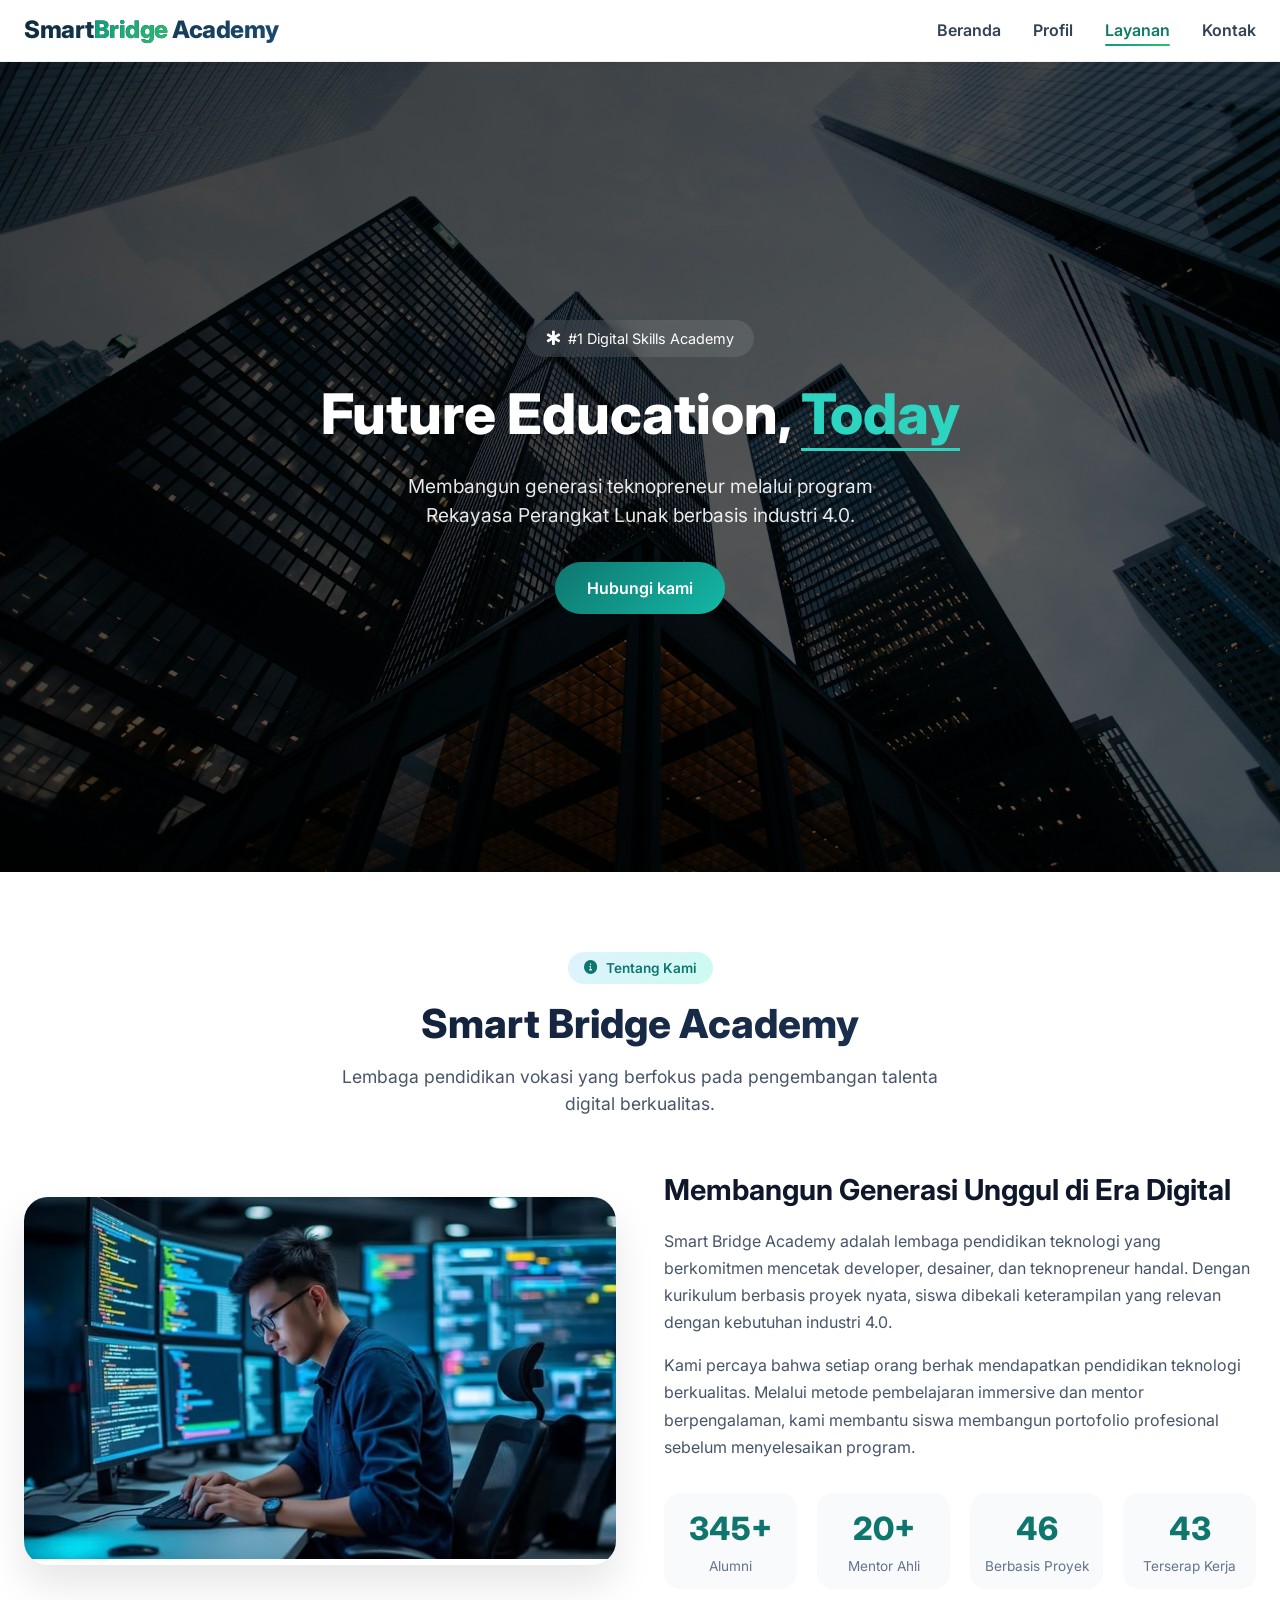
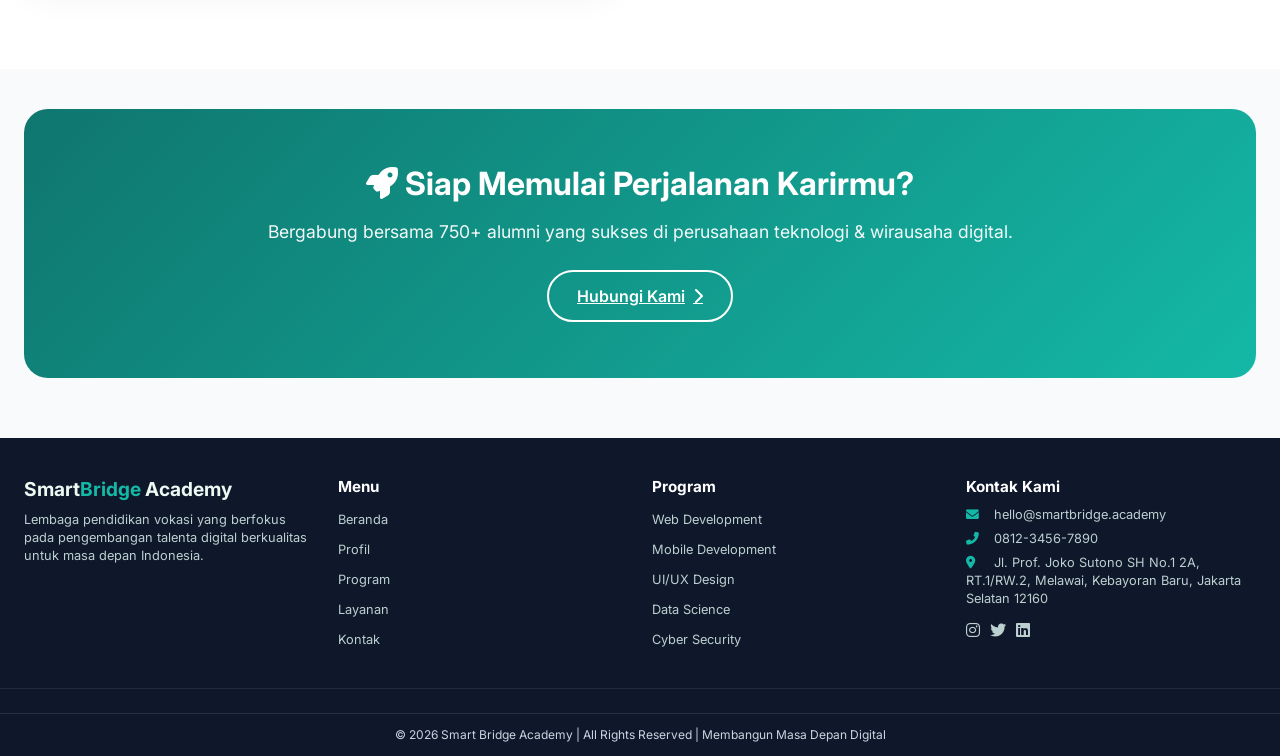
<file: index.html>
<!DOCTYPE html>
<html lang="id">
<head>
    <meta charset="UTF-8">
    <meta name="viewport" content="width=device-width, initial-scale=1.0">
    <title>Smart Bridge Academy | Membangun Masa Depan Digital</title>
    <link href="https://fonts.googleapis.com/css2?family=Inter:opsz,wght@14..32,300;400;500;600;700;800&display=swap" rel="stylesheet">
    <link rel="stylesheet" href="https://cdnjs.cloudflare.com/ajax/libs/font-awesome/6.0.0-beta3/css/all.min.css">
    <link rel="stylesheet" href="assets/css/style.css">
</head>
<body>

<!-- Navbar (sama seperti sebelumnya) -->
<header class="navbar">
    <div class="container nav-container">
        <div class="logo">
           
            <h2>Smart<span>Bridge</span> Academy</h2>
        </div>
        <nav>
           <ul class="nav-links">
        <li><a href="index.html">Beranda</a></li>
        <li><a href="profil.html">Profil</a></li>
        <li><a href="layanan.html" class="active">Layanan</a></li>
        <li><a href="kontak.html">Kontak</a></li>
      </ul>
        </nav>
        <div class="menu-toggle"><i class="fas fa-bars"></i></div>
    </div>
</header>

<main>
    <!-- Hero Section -->
    <section class="hero" id="home">
        <div class="hero-bg-image"></div>
        <div class="hero-overlay"></div>
        <div class="container hero-content">
            <div class="hero-badge"><i class="fas fa-star-of-life"></i> #1 Digital Skills Academy</div>
            <h1 class="hero-title">Future Education, <span class="hero-highlight">Today</span></h1>
            <p class="hero-subtitle">Membangun generasi teknopreneur melalui program Rekayasa Perangkat Lunak berbasis industri 4.0.</p>
            <div class="hero-buttons">
                <a href="kontak.html" class="btn-primary"></i> Hubungi kami</a>
            </div>
        </div>
    </section>

    <!-- ========== TENTANG SECTION dengan Gambar Web Developer ========== -->
    <section class="tentang-section">
        <div class="container">
            <div class="section-header">
                <div class="section-tag"><i class="fas fa-info-circle"></i> Tentang Kami</div>
                <h2 class="section-title">Smart Bridge Academy</h2>
                <p class="section-sub">Lembaga pendidikan vokasi yang berfokus pada pengembangan talenta digital berkualitas.</p>
            </div>  
            
            <div class="tentang-grid">
                <div class="tentang-img">
                    <img src="assets/images/profil-3.jpg" alt="Web Developer sedang coding di laptop">
                </div>
                <div class="tentang-text">
                    <h3>Membangun Generasi Unggul di Era Digital</h3>
                    <p>Smart Bridge Academy adalah lembaga pendidikan teknologi yang berkomitmen mencetak developer, desainer, dan teknopreneur handal. Dengan kurikulum berbasis proyek nyata, siswa dibekali keterampilan yang relevan dengan kebutuhan industri 4.0.</p>
                    <p>Kami percaya bahwa setiap orang berhak mendapatkan pendidikan teknologi berkualitas. Melalui metode pembelajaran immersive dan mentor berpengalaman, kami membantu siswa membangun portofolio profesional sebelum menyelesaikan program.</p>
                    <div class="tentang-stats">
                        <div class="stat-item">
                            <span class="stat-number">750+</span>
                            <span class="stat-label">Alumni</span>
                        </div>
                        <div class="stat-item">
                            <span class="stat-number">45+</span>
                            <span class="stat-label">Mentor Ahli</span>
                        </div>
                        <div class="stat-item">
                            <span class="stat-number">100%</span>
                            <span class="stat-label">Berbasis Proyek</span>
                        </div>
                        <div class="stat-item">
                            <span class="stat-number">95%</span>
                            <span class="stat-label">Terserap Kerja</span>
                        </div>
                    </div>
                </div>
            </div>
        </div>
    </section>
    <!-- ========== CTA BANNER ========== -->
    <div class="container">
        <div class="cta-banner">
            <h3><i class="fas fa-rocket"></i> Siap Memulai Perjalanan Karirmu?</h3>
            <p>Bergabung bersama 750+ alumni yang sukses di perusahaan teknologi & wirausaha digital.</p>
            <a href="kontak.html" class="btn-outline-light">Hubungi Kami <i class="fas fa-chevron-right"></i></a>
        </div>
    </div>
</main>

<!-- ========== FOOTER ========== -->
<footer class="footer">
    <div class="container footer-content">
        <div class="footer-box">
            <h2>Smart<span>Bridge</span> Academy</h2>
            <p>Lembaga pendidikan vokasi yang berfokus pada pengembangan talenta digital berkualitas untuk masa depan Indonesia.</p>
        </div>
        <div class="footer-box">
            <h3>Menu</h3>
            <ul>
                <li><a href="#home">Beranda</a></li>
                <li><a href="profil.html">Profil</a></li>
                <li><a href="program.html">Program</a></li>
                <li><a href="layanan.html">Layanan</a></li>
                <li><a href="kontak.html">Kontak</a></li>
            </ul>
        </div>
        <div class="footer-box">
            <h3>Program</h3>
            <ul>
                <li><a href="program.html">Web Development</a></li>
                <li><a href="program.html">Mobile Development</a></li>
                <li><a href="program.html">UI/UX Design</a></li>
                <li><a href="program.html">Data Science</a></li>
                <li><a href="program.html">Cyber Security</a></li>
            </ul>
        </div>
        <div class="footer-box">
            <h3>Kontak Kami</h3>
            <p><i class="fas fa-envelope"></i> hello@smartbridge.academy</p>
            <p><i class="fas fa-phone-alt"></i> 0812-3456-7890</p>
            <p><i class="fas fa-map-marker-alt"></i> Jl. Prof. Joko Sutono SH No.1 2A, RT.1/RW.2, Melawai, Kebayoran Baru, Jakarta Selatan 12160</p>
            <div class="footer-social">
                <a href="#"><i class="fab fa-instagram"></i></a>
                <a href="#"><i class="fab fa-twitter"></i></a>
                <a href="#"><i class="fab fa-linkedin"></i></a>
            </div>
        </div>
    </div>
    <div class="footer-bottom">
        <p>&copy; 2026 Smart Bridge Academy | All Rights Reserved | Membangun Masa Depan Digital</p>
    </div>
</footer>

<!-- Custom JavaScript -->
<script src="assets/js/script.js"></script>
</body>
</html>
    <!-- Testimoni, Mitra, FAQ, CTA, Footer sections tetap sama -->
    <!-- ... -->
</main>

<script src="assets/js/script.js"></script>
</body>
</html>
</file>
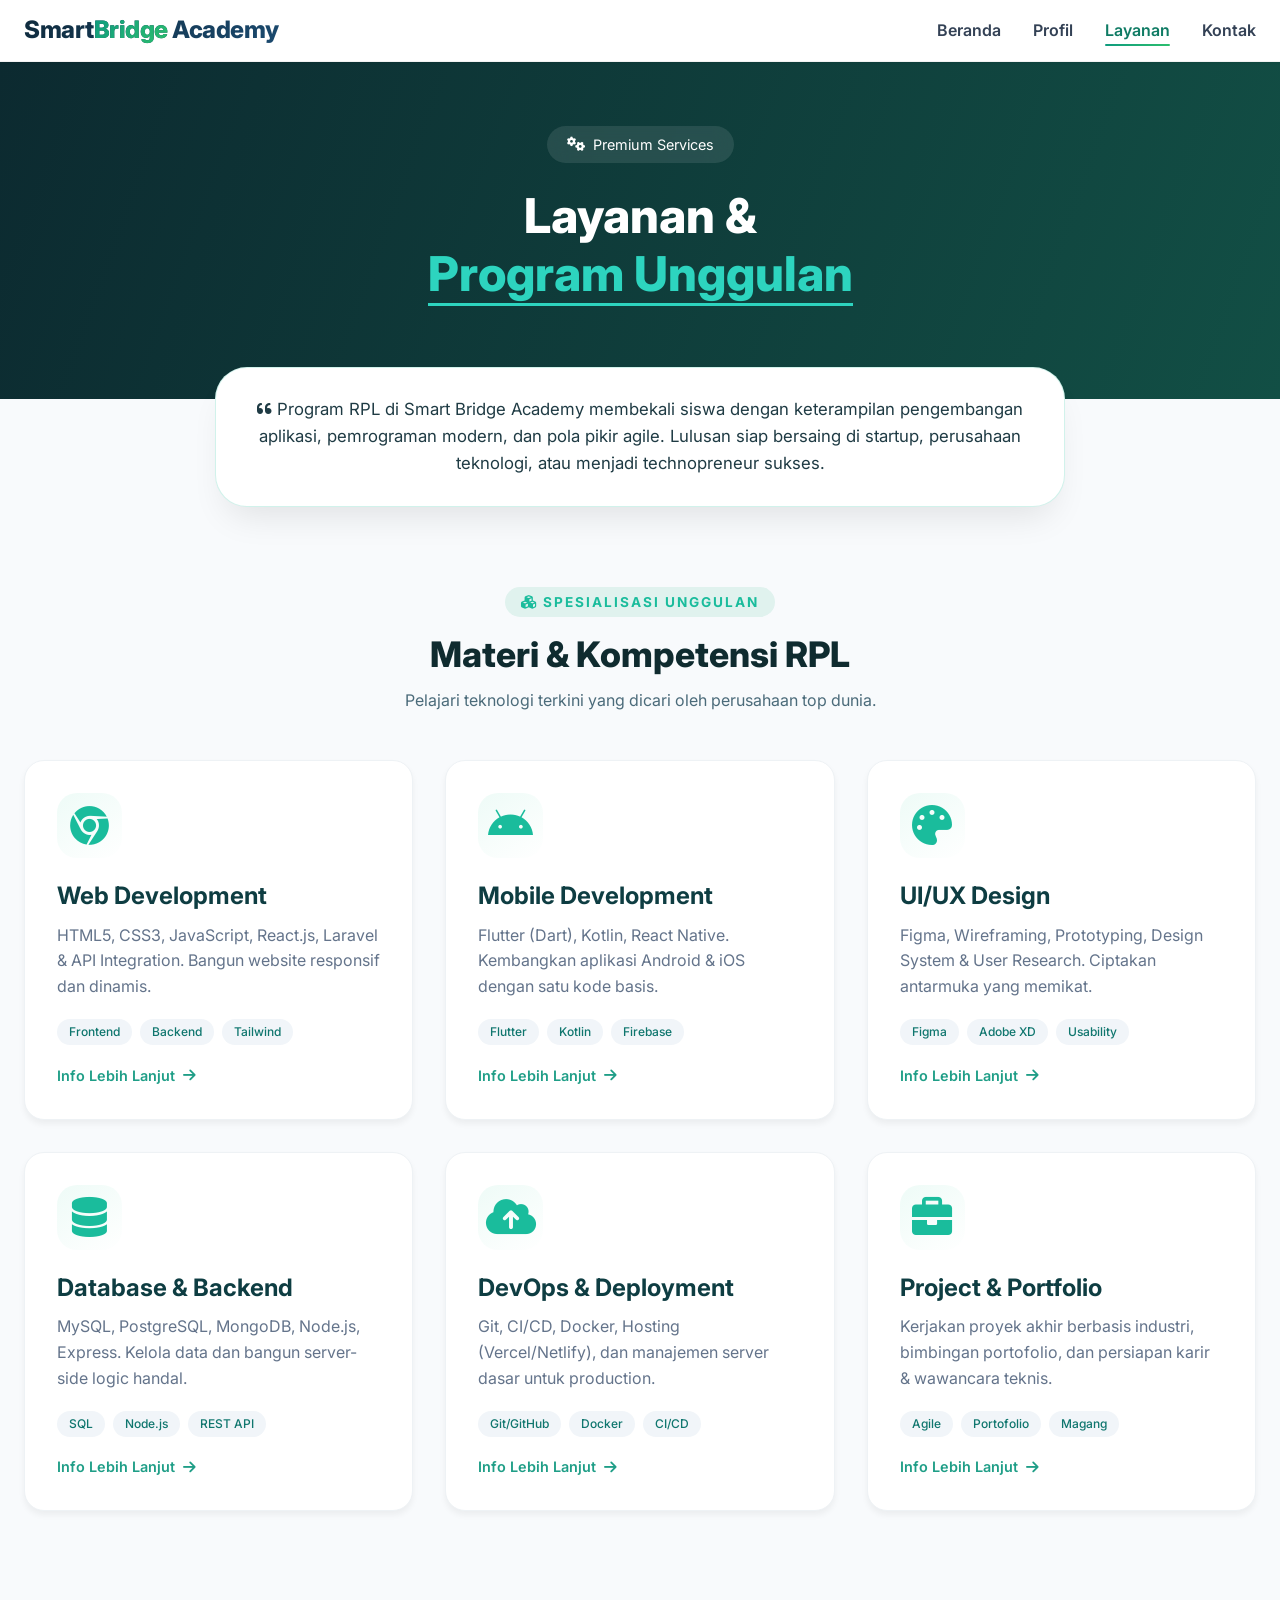
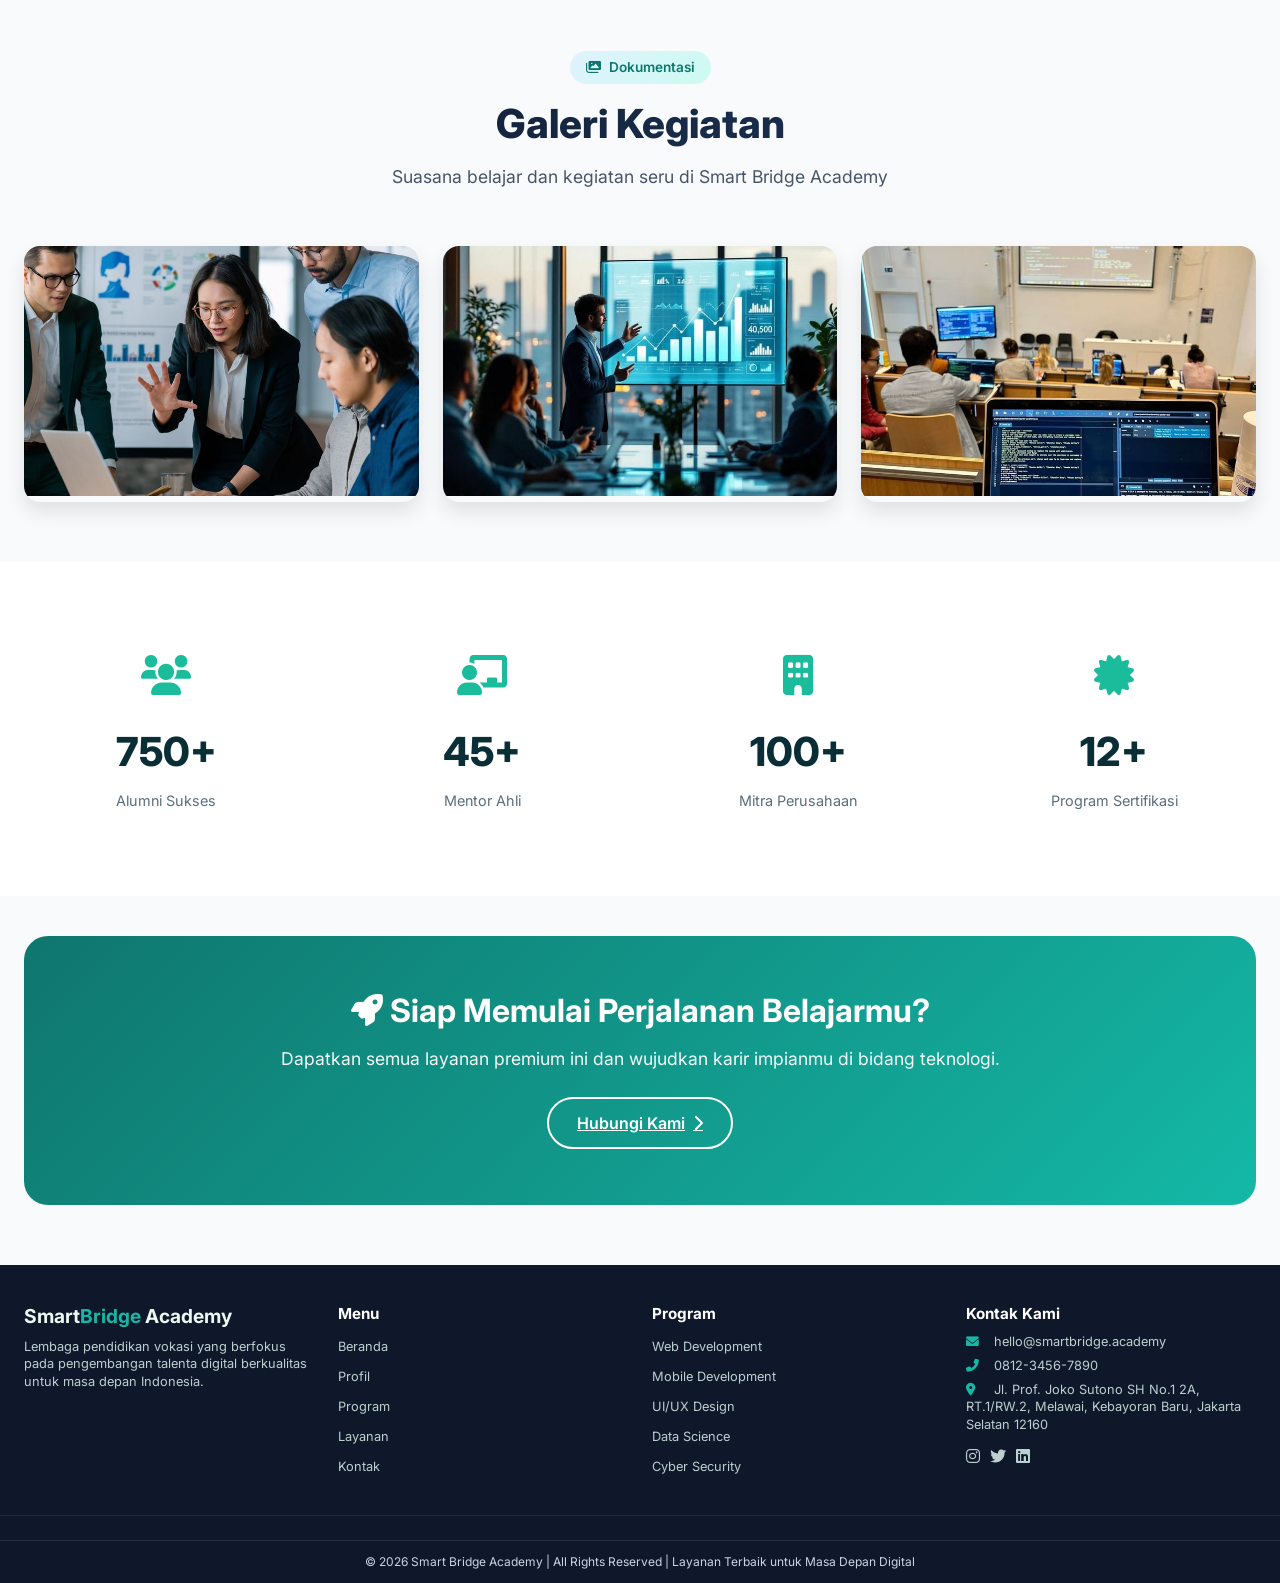
<file: layanan.html>
<!DOCTYPE html>
<html lang="id">
<head>
<meta charset="UTF-8">
<meta name="viewport" content="width=device-width, initial-scale=1.0, viewport-fit=cover">
<title>Smart Bridge Academy | Layanan & Fasilitas</title>
<!-- Google Fonts Inter -->
<link href="https://fonts.googleapis.com/css2?family=Inter:opsz,wght@14..32,300;14..32,400;14..32,500;14..32,600;14..32,700;14..32,800&display=swap" rel="stylesheet">
<!-- Font Awesome 6 -->
<link rel="stylesheet" href="https://cdnjs.cloudflare.com/ajax/libs/font-awesome/6.0.0-beta3/css/all.min.css">
<!-- Custom CSS -->
<link rel="stylesheet" href="assets/css/style.css">
</head>
<body>

<!-- NAVBAR DENGAN LOGO -->
<header class="navbar">
    <div class="container nav-container">
        <div class="logo">
           
            <h2>Smart<span>Bridge</span> Academy</h2>
        </div>
        <nav>
      <ul class="nav-links">
        <li><a href="index.html">Beranda</a></li>
        <li><a href="profil.html">Profil</a></li>
        <li><a href="layanan.html" class="active">Layanan</a></li>
        <li><a href="kontak.html">Kontak</a></li>
      </ul>
    </nav>
    <div class="menu-toggle" id="mobile-menu">
      <i class="fas fa-bars"></i>
    </div>
  </div>
</header>

<!-- HERO LAYANAN -->
<section class="layanan-hero">
  <div class="container">
    <div class="hero-badge"><i class="fas fa-cogs"></i> Premium Services</div>
    <h1>Layanan & <br><span class="hero-highlight">Program Unggulan</span></h1>
    
  </div>
</section>

    <!-- ========== TENTANG PROGRAM ========== -->
    <div class="container tentang-wrapper">
        <div class="tentang-box-modern">
            <p><i class="fas fa-quote-left"></i> Program RPL di Smart Bridge Academy membekali siswa dengan keterampilan pengembangan aplikasi, pemrograman modern, dan pola pikir agile. Lulusan siap bersaing di startup, perusahaan teknologi, atau menjadi technopreneur sukses.</p>
        </div>
    </div>

    <!-- ========== PROGRAM CARDS ========== -->
    <section class="program-cards-section">
        <div class="container">
            <div class="section-header-custom">
                <div class="section-subtitle"><i class="fas fa-cubes"></i> Spesialisasi Unggulan</div>
                <h2>Materi & Kompetensi RPL</h2>
                <p style="color:#4b6b7a; margin-top: 0.8rem;">Pelajari teknologi terkini yang dicari oleh perusahaan top dunia.</p>
            </div>

            <div class="card-grid-advanced">
                <!-- Web Development -->
                <div class="program-card">
                    <div class="card-icon-big"><i class="fab fa-chrome"></i></div>
                    <h3>Web Development</h3>
                    <p>HTML5, CSS3, JavaScript, React.js, Laravel & API Integration. Bangun website responsif dan dinamis.</p>
                    <div class="skill-tags">
                        <span>Frontend</span>
                        <span>Backend</span>
                        <span>Tailwind</span>
                    </div>
                    <a href="kontak.html" class="card-link">Info Lebih Lanjut <i class="fas fa-arrow-right"></i></a>
                </div>

                <!-- Mobile Development -->
                <div class="program-card">
                    <div class="card-icon-big"><i class="fab fa-android"></i></div>
                    <h3>Mobile Development</h3>
                    <p>Flutter (Dart), Kotlin, React Native. Kembangkan aplikasi Android & iOS dengan satu kode basis.</p>
                    <div class="skill-tags">
                        <span>Flutter</span>
                        <span>Kotlin</span>
                        <span>Firebase</span>
                    </div>
                    <a href="kontak.html" class="card-link">Info Lebih Lanjut <i class="fas fa-arrow-right"></i></a>
                </div>

                <!-- UI/UX Design -->
                <div class="program-card">
                    <div class="card-icon-big"><i class="fas fa-palette"></i></div>
                    <h3>UI/UX Design</h3>
                    <p>Figma, Wireframing, Prototyping, Design System & User Research. Ciptakan antarmuka yang memikat.</p>
                    <div class="skill-tags">
                        <span>Figma</span>
                        <span>Adobe XD</span>
                        <span>Usability</span>
                    </div>
                    <a href="kontak.html" class="card-link">Info Lebih Lanjut <i class="fas fa-arrow-right"></i></a>
                </div>

                <!-- Database & Backend -->
                <div class="program-card">
                    <div class="card-icon-big"><i class="fas fa-database"></i></div>
                    <h3>Database & Backend</h3>
                    <p>MySQL, PostgreSQL, MongoDB, Node.js, Express. Kelola data dan bangun server-side logic handal.</p>
                    <div class="skill-tags">
                        <span>SQL</span>
                        <span>Node.js</span>
                        <span>REST API</span>
                    </div>
                    <a href="kontak.html" class="card-link">Info Lebih Lanjut <i class="fas fa-arrow-right"></i></a>
                </div>

                <!-- DevOps & Deployment -->
                <div class="program-card">
                    <div class="card-icon-big"><i class="fas fa-cloud-upload-alt"></i></div>
                    <h3>DevOps & Deployment</h3>
                    <p>Git, CI/CD, Docker, Hosting (Vercel/Netlify), dan manajemen server dasar untuk production.</p>
                    <div class="skill-tags">
                        <span>Git/GitHub</span>
                        <span>Docker</span>
                        <span>CI/CD</span>
                    </div>
                    <a href="kontak.html" class="card-link">Info Lebih Lanjut <i class="fas fa-arrow-right"></i></a>
                </div>

                <!-- Project & Portfolio -->
                <div class="program-card">
                    <div class="card-icon-big"><i class="fas fa-briefcase"></i></div>
                    <h3>Project & Portfolio</h3>
                    <p>Kerjakan proyek akhir berbasis industri, bimbingan portofolio, dan persiapan karir & wawancara teknis.</p>
                    <div class="skill-tags">
                        <span>Agile</span>
                        <span>Portofolio</span>
                        <span>Magang</span>
                    </div>
                    <a href="kontak.html" class="card-link">Info Lebih Lanjut <i class="fas fa-arrow-right"></i></a>
                </div>
            </div>
        </div>
    </section>
    <!-- GALERI KEGIATAN -->
<section class="gallery-section">
  <div class="container">
    <div class="section-header">
      <div class="section-tag"><i class="fas fa-images"></i> Dokumentasi</div>
      <h2 class="section-title">Galeri Kegiatan</h2>
      <p class="section-sub">Suasana belajar dan kegiatan seru di Smart Bridge Academy</p>
    </div>

    <div class="gallery-grid">
      <div class="gallery-item">
        <img src="assets/images/profil-2.jpg"Kelas Coding">
        <div class="gallery-overlay">
          <h4>Kelas Coding Intensif</h4>
          <p>Pembelajaran interaktif dengan mentor expert</p>
        </div>
      </div>
      <div class="gallery-item">
        <img src="assets/images/profil-1.jpg" alt="Workshop">
        <div class="gallery-overlay">
          <h4>Workshop Teknologi</h4>
          <p>Sharing session dengan praktisi industri</p>
        </div>
      </div>
      <div class="gallery-item">
        <img src="assets/images/profil-4.jpg"Hackathon">
        <div class="gallery-overlay">
          <h4>Hackathon</h4>
          <p>Kompetisi coding antar siswa</p>
        </div>
      </div>
      
      </div>
    </div>
  </div>
</section>

<!-- STATISTIK LAYANAN -->
<section class="statistik-section">
  <div class="container">
    <div class="statistik-grid">
      <div class="statistik-item">
        <div class="statistik-icon"><i class="fas fa-users"></i></div>
        <div class="statistik-number">750+</div>
        <div class="statistik-label">Alumni Sukses</div>
      </div>
      <div class="statistik-item">
        <div class="statistik-icon"><i class="fas fa-chalkboard-user"></i></div>
        <div class="statistik-number">45+</div>
        <div class="statistik-label">Mentor Ahli</div>
      </div>
      <div class="statistik-item">
        <div class="statistik-icon"><i class="fas fa-building"></i></div>
        <div class="statistik-number">100+</div>
        <div class="statistik-label">Mitra Perusahaan</div>
      </div>
      <div class="statistik-item">
        <div class="statistik-icon"><i class="fas fa-certificate"></i></div>
        <div class="statistik-number">12+</div>
        <div class="statistik-label">Program Sertifikasi</div>
      </div>
    </div>
  </div>
</section>

<!-- CTA BANNER -->
<div class="container">
  <div class="cta-banner">
    <h3><i class="fas fa-rocket"></i> Siap Memulai Perjalanan Belajarmu?</h3>
    <p>Dapatkan semua layanan premium ini dan wujudkan karir impianmu di bidang teknologi.</p>
    <a href="kontak.html" class="btn-outline-light">Hubungi Kami <i class="fas fa-chevron-right"></i></a>
  </div>
</div>

<!-- ========== FOOTER ========== -->
<footer class="footer">
    <div class="container footer-content">
        <div class="footer-box">
            <h2>Smart<span>Bridge</span> Academy</h2>
            <p>Lembaga pendidikan vokasi yang berfokus pada pengembangan talenta digital berkualitas untuk masa depan Indonesia.</p>
        </div>
        <div class="footer-box">
            <h3>Menu</h3>
            <ul>
                <li><a href="#home">Beranda</a></li>
                <li><a href="profil.html">Profil</a></li>
                <li><a href="program.html">Program</a></li>
                <li><a href="layanan.html">Layanan</a></li>
                <li><a href="kontak.html">Kontak</a></li>
            </ul>
        </div>
        <div class="footer-box">
            <h3>Program</h3>
            <ul>
                <li><a href="program.html">Web Development</a></li>
                <li><a href="program.html">Mobile Development</a></li>
                <li><a href="program.html">UI/UX Design</a></li>
                <li><a href="program.html">Data Science</a></li>
                <li><a href="program.html">Cyber Security</a></li>
            </ul>
        </div>
        <div class="footer-box">
            <h3>Kontak Kami</h3>
            <p><i class="fas fa-envelope"></i> hello@smartbridge.academy</p>
            <p><i class="fas fa-phone-alt"></i> 0812-3456-7890</p>
            <p><i class="fas fa-map-marker-alt"></i> Jl. Prof. Joko Sutono SH No.1 2A, RT.1/RW.2, Melawai, Kebayoran Baru, Jakarta Selatan 12160</p>
            <div class="footer-social">
                <a href="#"><i class="fab fa-instagram"></i></a>
                <a href="#"><i class="fab fa-twitter"></i></a>
                <a href="#"><i class="fab fa-linkedin"></i></a>
            </div>
    </div>
  </div>
  <div class="footer-bottom">
    <p>&copy; 2026 Smart Bridge Academy | All Rights Reserved | Layanan Terbaik untuk Masa Depan Digital</p>
  </div>
</footer>

<!-- JavaScript -->
<script src="assets/js/script.js"></script>
</body>
</html>
</file>
<file: assets/css/style.css>
/* ============================================
   SMART BRIDGE ACADEMY - MAIN STYLESHEET (RINGKAS)
   Version: 2.0 Compact
   ============================================ */

/* ========== 1. RESET & GLOBAL ========== */
* { margin: 0; padding: 0; box-sizing: border-box; }

body {
    font-family: 'Inter', sans-serif;
    background: #f8fafc;
    color: #0f172a;
    line-height: 1.5;
    overflow-x: hidden;
}

.container {
    max-width: 1280px;
    margin: 0 auto;
    padding: 0 24px;
}

h1, h2, h3, h4, h5, h6 { font-weight: 700; line-height: 1.2; }

/* ========== 2. SECTION HEADER ========== */
.section-header { text-align: center; margin-bottom: 56px; }
.section-tag {
    display: inline-flex; align-items: center; gap: 8px;
    background: linear-gradient(135deg, #e0f2fe, #ccfbf1);
    color: #0f766e; padding: 6px 16px; border-radius: 40px;
    font-size: 0.85rem; font-weight: 600; margin-bottom: 16px;
}
.section-title {
    font-size: 2.5rem; font-weight: 800; margin-bottom: 16px;
    background: linear-gradient(135deg, #0f172a, #1e3a5f);
    -webkit-background-clip: text; background-clip: text;
    -webkit-text-fill-color: transparent;
}
.section-sub { font-size: 1.1rem; color: #475569; max-width: 600px; margin: 0 auto; }

/* ========== 3. NAVIGATION ========== */
.navbar {
    background: rgba(255,255,255,0.96); backdrop-filter: blur(18px);
    position: sticky; top: 0; z-index: 1000; padding: 16px 0;
    border-bottom: 1px solid rgba(0,0,0,0.05);
}
.nav-container { display: flex; justify-content: space-between; align-items: center; }
.logo { display: flex; align-items: center; gap: 12px; }
.logo-icon {
    width: 40px; height: 40px;
    background: linear-gradient(135deg, #0f9b7e, #2cbe6e);
    border-radius: 12px; display: flex; align-items: center;
    justify-content: center; color: white; font-size: 1.2rem;
}
.logo h2 {
    font-size: 1.5rem; font-weight: 800;
    background: linear-gradient(135deg, #0F2B3D, #1B4A6F);
    background-clip: text; -webkit-background-clip: text;
    color: transparent; letter-spacing: -0.5px;
}
.logo span {
    background: linear-gradient(135deg, #0f9b7e, #2cbe6e);
    background-clip: text; -webkit-background-clip: text;
    color: transparent;
}
.nav-links { display: flex; gap: 32px; list-style: none; }
.nav-links a {
    text-decoration: none; color: #334155; font-weight: 600;
    transition: color 0.3s; position: relative;
}
.nav-links a::after {
    content: ''; position: absolute; bottom: -6px; left: 0;
    width: 0; height: 2.5px;
    background: linear-gradient(90deg, #0f9b7e, #2cbe6e);
    border-radius: 3px; transition: width 0.25s;
}
.nav-links a:hover::after, .nav-links a.active::after { width: 100%; }
.nav-links a:hover, .nav-links a.active { color: #0f7b64; }
.menu-toggle { display: none; font-size: 1.5rem; cursor: pointer; color: #1e293b; }

/* ========== 4. BUTTONS ========== */
.btn-primary, .btn-submit {
    display: inline-flex; align-items: center; gap: 12px;
    background: linear-gradient(135deg, #0f766e, #14b8a6);
    color: white; padding: 14px 32px; border-radius: 40px;
    text-decoration: none; font-weight: 600; transition: all 0.3s;
    border: none; cursor: pointer;
}
.btn-primary:hover, .btn-submit:hover {
    transform: translateY(-2px);
    box-shadow: 0 10px 25px rgba(15,118,110,0.3);
}
.btn-outline-light {
    display: inline-flex; align-items: center; gap: 8px;
    background: transparent; border: 2px solid white;
    color: white; padding: 12px 28px; border-radius: 40px;
    font-weight: 600; transition: all 0.3s;
}
.btn-outline-light:hover { background: white; color: #0f766e; }
.btn-submit { width: 100%; justify-content: center; }
.btn-soft {
    background: #1abc9c; padding: 0.8rem 2rem; border-radius: 40px;
    color: white; font-weight: 700; text-decoration: none;
    display: inline-flex; align-items: center; gap: 8px;
    box-shadow: 0 5px 12px rgba(26,188,156,0.3); transition: all 0.2s;
}
.btn-soft:hover { background: #16a085; transform: translateY(-2px); }

/* ========== 5. HERO SECTION ========== */
.hero {
    position: relative; min-height: 90vh; display: flex;
    align-items: center; overflow: hidden;
}
.hero-bg-image {
    position: absolute; top: 0; left: 0; width: 100%; height: 100%;
    background-image: url('../images/hero-bg.jpg');
    background-size: cover; background-position: center; z-index: 0;
}
.hero-overlay {
    position: absolute; top: 0; left: 0; right: 0; bottom: 0;
    background: linear-gradient(135deg, rgba(0,0,0,0.75), rgba(0,0,0,0.6));
    z-index: 1;
}
.hero .hero-content { position: relative; z-index: 2; text-align: center; color: white; width: 100%; }
.hero-badge {
    display: inline-flex; align-items: center; gap: 8px;
    background: rgba(255,255,255,0.1); backdrop-filter: blur(10px);
    padding: 8px 20px; border-radius: 40px; font-size: 0.9rem; margin-bottom: 24px;
}
.hero-title { font-size: 3.5rem; font-weight: 800; margin-bottom: 24px; }
.hero-highlight { color: #2dd4bf; border-bottom: 3px solid #2dd4bf; }
.hero-subtitle {
    font-size: 1.2rem; opacity: 0.9; margin-bottom: 32px;
    max-width: 550px; margin-left: auto; margin-right: auto;
}
.hero-buttons { display: flex; gap: 16px; justify-content: center; flex-wrap: wrap; }

/* ========== 6. TENTANG SECTION ========== */
.tentang-section { padding: 80px 0; background: rgb(255, 255, 255); }
.tentang-grid {
    display: grid; grid-template-columns: 1fr 1fr;
    gap: 48px; align-items: center;
}
.tentang-img {
    position: relative; border-radius: 24px; overflow: hidden;
    box-shadow: 0 20px 40px rgba(0,0,0,0.1);
}
.tentang-img img { width: 100%; height: auto; transition: transform 0.5s; }
.tentang-img:hover img { transform: scale(1.02); }
.tentang-text h3 { font-size: 1.8rem; margin-bottom: 20px; color: #0f172a; }
.tentang-text p { color: #475569; margin-bottom: 16px; line-height: 1.7; }
.tentang-stats {
    display: grid; grid-template-columns: repeat(4,1fr);
    gap: 20px; margin-top: 32px;
}
.stat-item {
    text-align: center; padding: 12px; background: #f8fafc;
    border-radius: 16px; transition: transform 0.3s;
}
.stat-item:hover { transform: translateY(-5px); background: linear-gradient(135deg, #f0fdfa, #f8fafc); }
.stat-number { display: block; font-size: 2rem; font-weight: 800; color: #0f766e; }
.stat-label { font-size: 0.85rem; color: #64748b; }

/* ========== 7. PROGRAM CARDS ========== */
.program-section { padding: 80px 0; background: #f8fafc; }
.program-grid {
    display: grid; grid-template-columns: repeat(auto-fit, minmax(350px,1fr));
    gap: 32px;
}
.program-card {
    background: white; border-radius: 20px; padding: 32px;
    transition: all 0.35s; box-shadow: 0 4px 6px rgba(0,0,0,0.05);
    border: 1px solid #eef2f5;
}
.program-card:hover { transform: translateY(-8px); box-shadow: 0 20px 30px rgba(0,0,0,0.1); border-color: #b9e6db; }
.card-icon {
    width: 60px; height: 60px;
    background: linear-gradient(145deg, #ccfbf1, #e0f2fe);
    border-radius: 16px; display: flex; align-items: center;
    justify-content: center; font-size: 1.8rem; color: #0f766e;
    margin-bottom: 20px;
}
.program-card:hover .card-icon { background: linear-gradient(145deg, #1abc9c, #2ecc71); color: white; }
.program-card h3 { font-size: 1.5rem; margin-bottom: 12px; color: #0e3d42; }
.program-card p { color: #64748b; margin-bottom: 20px; line-height: 1.6; }
.skill-tags { display: flex; flex-wrap: wrap; gap: 8px; }
.skill-tags span {
    background: #f1f5f9; padding: 4px 12px; border-radius: 20px;
    font-size: 0.75rem; font-weight: 500; color: #0f766e;
}
.card-link {
    display: inline-flex; align-items: center; gap: 8px;
    margin-top: 1.2rem; font-weight: 600; color: #1f9e87;
    text-decoration: none; font-size: 0.9rem; transition: gap 0.2s;
}
.card-link:hover { gap: 12px; color: #0f6b5c; }

/* ========== 8. LAYANAN CARDS ========== */
.layanan-section { padding: 80px 0; background: white; }
.layanan-grid {
    display: grid; grid-template-columns: repeat(auto-fit, minmax(280px,1fr));
    gap: 32px;
}
.layanan-card {
    background: #f8fafc; border-radius: 16px; padding: 28px;
    transition: all 0.3s; text-align: center; border: 1px solid #eef2f0;
}
.layanan-card:hover {
    background: linear-gradient(135deg, #0f766e, #14b8a6);
    color: white; transform: translateY(-5px);
}
.layanan-icon { font-size: 2.5rem; color: #0f766e; margin-bottom: 20px; }
.layanan-card:hover .layanan-icon { color: white; }
.layanan-card h3 { margin-bottom: 12px; color: #1e4a5c; }
.layanan-card:hover h3 { color: white; }
.layanan-card p { color: #64748b; line-height: 1.6; }
.layanan-card:hover p { color: rgba(255,255,255,0.9); }
.layanan-features {
    display: flex; flex-wrap: wrap; gap: 0.8rem;
    margin-top: 1rem; justify-content: center;
}
.layanan-features span {
    background: #ecfdf7; padding: 0.25rem 0.8rem; border-radius: 30px;
    font-size: 0.7rem; font-weight: 600; color: #1e7b6e;
    display: inline-flex; align-items: center; gap: 5px;
}
.layanan-card:hover .layanan-features span { background: rgba(255,255,255,0.2); color: white; }

/* ========== 9. TESTIMONI ========== */
.testimoni-section { padding: 80px 0; background: linear-gradient(135deg, #f0fdfa, #f8fafc); }
.testimoni-grid {
    display: grid; grid-template-columns: repeat(auto-fit, minmax(320px,1fr));
    gap: 32px;
}
.testimoni-card {
    background: white; border-radius: 20px; padding: 32px;
    box-shadow: 0 10px 30px rgba(0,0,0,0.05); transition: transform 0.3s;
}
.testimoni-card:hover { transform: translateY(-5px); }
.testimoni-text { font-style: italic; color: #334155; line-height: 1.7; margin-bottom: 24px; }
.testimoni-text i { color: #0f766e; font-size: 1.5rem; opacity: 0.3; margin-right: 8px; }
.testimoni-author { display: flex; align-items: center; gap: 16px; }
.author-avatar {
    width: 50px; height: 50px;
    background: linear-gradient(135deg, #0f766e, #14b8a6);
    border-radius: 50%; display: flex; align-items: center;
    justify-content: center; color: white; font-weight: bold; font-size: 1.2rem;
}
.author-info h4 { font-size: 1rem; margin-bottom: 4px; }
.author-info p { font-size: 0.85rem; color: #0f766e; font-weight: 500; }

/* ========== 10. MITRA ========== */
.mitra-section { padding: 80px 0; background: white; }
.mitra-grid {
    display: flex; justify-content: center; flex-wrap: wrap;
    gap: 48px; align-items: center;
}
.mitra-item { text-align: center; opacity: 0.7; transition: opacity 0.3s; }
.mitra-item:hover { opacity: 1; }
.mitra-item i { font-size: 3rem; color: #64748b; margin-bottom: 8px; }
.mitra-item span { display: block; font-size: 0.9rem; font-weight: 600; color: #334155; }

/* ========== 11. FAQ ========== */
.faq-section { padding: 80px 0; background: #f8fafc; }
.faq-grid { max-width: 800px; margin: 0 auto; }
.faq-item {
    background: white; border-radius: 12px; margin-bottom: 16px;
    overflow: hidden; box-shadow: 0 2px 4px rgba(0,0,0,0.05);
}
.faq-question {
    padding: 20px 24px; cursor: pointer; display: flex;
    justify-content: space-between; align-items: center;
    font-weight: 600; color: #0f172a; transition: background 0.3s;
}
.faq-question:hover { background: #f1f5f9; }
.faq-question i { color: #0f766e; transition: transform 0.3s; }
.faq-item.active .faq-question i { transform: rotate(180deg); }
.faq-answer {
    max-height: 0; overflow: hidden; transition: max-height 0.3s;
    padding: 0 24px; color: #64748b; line-height: 1.6;
}
.faq-item.active .faq-answer { max-height: 200px; padding: 0 24px 20px; }

/* ========== 12. CTA BANNER ========== */
.cta-banner {
    background: linear-gradient(135deg, #0f766e, #14b8a6);
    border-radius: 24px; padding: 56px 48px; text-align: center;
    color: white; margin: 40px auto;
}
.cta-banner h3 { font-size: 2rem; margin-bottom: 16px; }
.cta-banner p { font-size: 1.1rem; margin-bottom: 24px; opacity: 0.95; }

/* ========== 13. KONTAK PAGE ========== */
.kontak-hero {
    background: linear-gradient(135deg, #0c2a30 0%,#155a50 100%);
    padding: 80px 0 60px; text-align: center; color: white;
}
.kontak-section { padding: 60px 0; background: #f8fafc; }
.kontak-grid {
    display: grid; grid-template-columns: 1fr 1fr;
    gap: 48px; margin-bottom: 60px;
}
.kontak-info, .kontak-form-wrapper {
    background: white; border-radius: 24px; padding: 32px;
    box-shadow: 0 4px 6px rgba(0,0,0,0.05);
}
.info-card {
    display: flex; gap: 16px; margin-bottom: 28px;
    padding-bottom: 20px; border-bottom: 1px solid #e2e8f0;
}
.info-card:last-child { border-bottom: none; margin-bottom: 0; padding-bottom: 0; }
.info-icon {
    width: 50px; height: 50px;
    background: linear-gradient(135deg, #ccfbf1, #e0f2fe);
    border-radius: 12px; display: flex; align-items: center;
    justify-content: center; font-size: 1.3rem; color: #0f766e; flex-shrink: 0;
}
.info-detail h4 { font-size: 1.1rem; margin-bottom: 8px; color: #0f172a; }
.info-detail p { color: #475569; line-height: 1.5; font-size: 0.95rem; }
.info-detail a { color: #0f766e; text-decoration: none; transition: color 0.3s; }
.info-detail a:hover { color: #14b8a6; }
.social-section { margin-top: 32px; padding-top: 20px; border-top: 1px solid #e2e8f0; }
.social-section h4 { margin-bottom: 16px; color: #0f172a; }
.social-icons { display: flex; gap: 12px; flex-wrap: wrap; }
.social-icon {
    width: 40px; height: 40px; background: #f1f5f9; border-radius: 50%;
    display: flex; align-items: center; justify-content: center;
    color: #0f766e; font-size: 1.2rem; transition: all 0.3s; text-decoration: none;
}
.social-icon:hover {
    background: linear-gradient(135deg, #0f766e, #14b8a6);
    color: white; transform: translateY(-3px);
}
.form-header { text-align: center; margin-bottom: 28px; }
.form-header h3 { font-size: 1.5rem; margin-bottom: 8px; color: #0f172a; }
.form-header h3 i { color: #0f766e; margin-right: 8px; }
.form-header p { color: #64748b; font-size: 0.9rem; }
.form-row {
    display: grid; grid-template-columns: 1fr 1fr;
    gap: 20px; margin-bottom: 20px;
}
.form-group { margin-bottom: 20px; }
.form-group label {
    display: block; margin-bottom: 8px; font-weight: 500;
    color: #334155; font-size: 0.9rem;
}
.form-group label i { color: #0f766e; margin-right: 6px; }
.required { color: #ef4444; }
.form-group input, .form-group select, .form-group textarea {
    width: 100%; padding: 12px 16px; border: 1px solid #e2e8f0;
    border-radius: 12px; font-family: 'Inter', sans-serif;
    font-size: 0.95rem; transition: all 0.3s; background: #f8fafc;
}
.form-group input:focus, .form-group select:focus, .form-group textarea:focus {
    outline: none; border-color: #14b8a6;
    box-shadow: 0 0 0 3px rgba(20,184,166,0.1); background: white;
}
.form-group textarea { resize: vertical; }
.alert-message {
    padding: 15px 20px; border-radius: 12px; margin-bottom: 24px;
    font-weight: 500; display: flex; align-items: center;
    gap: 12px; animation: slideDown 0.3s;
}
@keyframes slideDown {
    from { transform: translateY(-20px); opacity: 0; }
    to { transform: translateY(0); opacity: 1; }
}
.alert-success { background: #d4edda; color: #155724; border: 1px solid #c3e6cb; }
.alert-error { background: #f8d7da; color: #721c24; border: 1px solid #f5c6cb; }
.close-alert { margin-left: auto; cursor: pointer; font-size: 1.1rem; }
.map-section { margin-top: 40px; }
.map-section h3 { font-size: 1.3rem; margin-bottom: 20px; color: #0f172a; display: flex; align-items: center; gap: 10px; }
.map-section h3 i { color: #0f766e; }
.map-wrapper { border-radius: 20px; overflow: hidden; box-shadow: 0 10px 30px rgba(0,0,0,0.1); }
.map-wrapper iframe { width: 100%; height: 400px; border: none; }

/* ========== 14. PROFIL PAGE ========== */
.hero-profil {
    background: linear-gradient(125deg, #eef5f7 0%, #fff 100%);
    padding: 4rem 0 3rem; border-bottom: 1px solid rgba(0,0,0,0.03);
}
.profil-grid {
    display: flex; align-items: center; gap: 3rem; flex-wrap: wrap;
}
.profil-img {
    flex: 1.2; border-radius: 32px; overflow: hidden;
    box-shadow: 0 30px 40px -20px rgba(0,0,0,0.2);
}
.profil-img img { width: 100%; height: auto; transition: transform 0.5s; }
.profil-img:hover img { transform: scale(1.02); }
.profil-text { flex: 1; }
.profil-badge {
    display: inline-block; background: rgba(26,188,156,0.12);
    padding: 0.3rem 1rem; border-radius: 40px; font-size: 0.75rem;
    font-weight: 700; text-transform: uppercase; letter-spacing: 1px;
    color: #1a9e86; margin-bottom: 1rem;
}
.profil-text h1 {
    font-size: 2.8rem; font-weight: 800;
    background: linear-gradient(135deg, #134b5e, #1e6b5c);
    background-clip: text; -webkit-background-clip: text;
    color: transparent; margin-bottom: 1.5rem;
}
.profil-text p { font-size: 1.05rem; color: #2c3f4f; margin-bottom: 1.25rem; line-height: 1.65; }
.highlight-list {
    margin-top: 1.5rem; display: flex; flex-wrap: wrap; gap: 0.8rem;
}
.highlight-item {
    background: white; padding: 0.4rem 1rem; border-radius: 50px;
    font-size: 0.85rem; font-weight: 500; color: #1f7b6e;
    box-shadow: 0 2px 6px rgba(0,0,0,0.02); border: 1px solid #e0f0ec;
}
.highlight-item i { margin-right: 6px; color: #1abc9c; }
.gallery-section { padding: 60px 0; background: #f8fafc; }
.gallery-grid {
    display: grid; grid-template-columns: repeat(auto-fit, minmax(300px,1fr));
    gap: 24px; margin-top: 40px;
}
.gallery-item {
    position: relative; border-radius: 16px; overflow: hidden;
    box-shadow: 0 10px 20px rgba(0,0,0,0.1); cursor: pointer;
    transition: transform 0.3s;
}
.gallery-item:hover { transform: translateY(-5px); }
.gallery-item img { width: 100%; height: 250px; object-fit: cover; transition: transform 0.5s; }
.gallery-item:hover img { transform: scale(1.05); }
.gallery-overlay {
    position: absolute; bottom: 0; left: 0; right: 0;
    background: linear-gradient(to top, rgba(0,0,0,0.8), transparent);
    padding: 20px; color: white; transform: translateY(100%);
    transition: transform 0.3s;
}
.gallery-item:hover .gallery-overlay { transform: translateY(0); }
.gallery-overlay h4 { font-size: 1rem; margin-bottom: 5px; }
.gallery-overlay p { font-size: 0.8rem; opacity: 0.8; }
.program-unggulan-section { padding: 80px 0; background: white; }
.program-unggulan-grid {
    display: grid; grid-template-columns: repeat(auto-fit, minmax(280px,1fr));
    gap: 32px; margin-top: 40px;
}
.program-unggulan-card {
    background: #f8fafc; border-radius: 20px; overflow: hidden;
    transition: all 0.3s; box-shadow: 0 4px 6px rgba(0,0,0,0.05);
    border: 1px solid #eef2f5;
}
.program-unggulan-card:hover {
    transform: translateY(-8px); box-shadow: 0 20px 30px rgba(0,0,0,0.1);
    border-color: #14b8a6;
}
.program-unggulan-img { width: 100%; height: 200px; overflow: hidden; }
.program-unggulan-img img { width: 100%; height: 100%; object-fit: cover; transition: transform 0.5s; }
.program-unggulan-card:hover .program-unggulan-img img { transform: scale(1.05); }
.program-unggulan-content { padding: 24px; }
.program-unggulan-icon {
    width: 50px; height: 50px;
    background: linear-gradient(135deg, #0f766e, #14b8a6);
    border-radius: 12px; display: flex; align-items: center;
    justify-content: center; margin-bottom: 16px;
}
.program-unggulan-icon i { font-size: 1.5rem; color: white; }
.program-unggulan-content h3 { font-size: 1.3rem; margin-bottom: 12px; color: #0f172a; }
.program-unggulan-content p { color: #64748b; line-height: 1.6; margin-bottom: 16px; }
.program-tech-stack { display: flex; flex-wrap: wrap; gap: 8px; margin-top: 16px; }
.program-tech-stack span {
    background: #e2e8f0; padding: 4px 12px; border-radius: 20px;
    font-size: 0.7rem; font-weight: 600; color: #0f766e;
}

/* ========== 15. VISI MISI ========== */
.visi-misi { padding: 5rem 0; background: #fff; }
.vm-wrapper { display: flex; gap: 2rem; flex-wrap: wrap; justify-content: center; }
.vm-card {
    flex: 1; min-width: 280px; background: white; border-radius: 2rem;
    padding: 2rem 1.8rem; transition: all 0.3s;
    box-shadow: 0 20px 35px -12px rgba(0,0,0,0.05);
    border: 1px solid #eef2f0;
}
.vm-card:hover { transform: translateY(-8px); box-shadow: 0 30px 45px -12px rgba(26,188,156,0.15); border-color: rgba(26,188,156,0.3); }
.icon-large {
    font-size: 2.5rem; margin-bottom: 1.2rem; width: 65px; height: 65px;
    background: linear-gradient(145deg, #eef9f5, #fff);
    display: flex; align-items: center; justify-content: center;
    border-radius: 20px; color: #1abc9c;
}
.vm-card h2 { font-size: 1.8rem; font-weight: 700; margin-bottom: 1.2rem; color: #1c4e5a; }
.vm-card p { color: #3a5a6e; line-height: 1.6; font-size: 1rem; }
.vm-card ul { list-style: none; padding-left: 0; }
.vm-card ul li { margin-bottom: 0.75rem; display: flex; align-items: center; gap: 10px; color: #2c3f4f; }
.vm-card ul li i { color: #1abc9c; font-size: 1rem; width: 20px; }
.stat-quote {
    background: linear-gradient(120deg, #0c2f2b, #155a50);
    margin: 1rem 0 2rem; border-radius: 2rem; padding: 2.5rem 2rem;
    text-align: center; color: white;
}
.stat-quote p { font-size: 1.2rem; font-weight: 500; max-width: 700px; margin: 0 auto; font-style: italic; }
.stat-quote i { font-size: 2rem; opacity: 0.8; margin-bottom: 1rem; display: inline-block; }

/* ========== 16. PROGRAM PAGE ========== */
.program-hero {
    background: linear-gradient(110deg, #0c2a30 0%, #124f45 100%);
    padding: 3rem 0 4rem; margin-bottom: 2rem;
    border-radius: 0 0 3rem 3rem; color: white; text-align: center;
}
.program-hero h1 { font-size: 3rem; font-weight: 800; margin-bottom: 1rem; }
.tentang-wrapper {
    display: flex; justify-content: center; margin: -2rem auto 2rem;
    position: relative; z-index: 2;
}
.tentang-box-modern {
    background: white; border-radius: 2rem; padding: 1.8rem 2rem;
    box-shadow: 0 20px 35px -12px rgba(0,0,0,0.1);
    max-width: 850px; text-align: center; border: 1px solid rgba(26,188,156,0.2);
}
.tentang-box-modern p { font-size: 1.05rem; color: #1f3b44; line-height: 1.6; }
.program-cards-section { padding: 3rem 0 5rem; }
.section-header-custom { text-align: center; margin-bottom: 3rem; }
.section-subtitle {
    font-size: 0.85rem; text-transform: uppercase; letter-spacing: 2px;
    color: #1abc9c; font-weight: 700; background: #e0f2ee;
    display: inline-block; padding: 0.3rem 1rem; border-radius: 50px;
    margin-bottom: 1rem;
}
.section-header-custom h2 { font-size: 2.2rem; font-weight: 800; color: #0f2b2f; }
.card-grid-advanced {
    display: grid; grid-template-columns: repeat(auto-fit, minmax(320px,1fr));
    gap: 2rem;
}
.card-icon-big {
    font-size: 2.5rem; width: 65px; height: 65px;
    background: linear-gradient(145deg, #eefbf7, #fff);
    display: flex; align-items: center; justify-content: center;
    border-radius: 20px; margin-bottom: 1.5rem; color: #1abc9c;
    transition: 0.2s;
}
.program-card:hover .card-icon-big {
    background: linear-gradient(145deg, #1abc9c, #2ecc71);
    color: white; transform: scale(0.96);
}
.commitment-banner {
    background: linear-gradient(125deg, #eef5f3, #fff);
    border-radius: 2rem; padding: 2rem; margin: 1rem auto 3rem;
    display: flex; flex-wrap: wrap; align-items: center;
    justify-content: space-between; gap: 1.5rem; border: 1px solid #cbe9e2;
}
.commitment-text h3 { font-size: 1.5rem; font-weight: 700; color: #174e47; }
.commitment-text p { color: #3d6b64; }

/* ========== 17. LAYANAN PAGE ========== */
.layanan-hero {
    background: linear-gradient(110deg, #0c2a30 0%, #124f45 100%);
    padding: 4rem 0 5rem; text-align: center; color: white;
}
.layanan-hero h1 { font-size: 3rem; font-weight: 800; margin-bottom: 1rem; }
.layanan-grid-section { padding: 80px 0; background: #f8fafc; }
.statistik-section { padding: 60px 0; background: white; }
.statistik-grid {
    display: grid; grid-template-columns: repeat(auto-fit, minmax(200px,1fr));
    gap: 2rem; text-align: center;
}
.statistik-item { padding: 1.5rem; transition: 0.3s; }
.statistik-icon { font-size: 2.5rem; color: #1abc9c; margin-bottom: 1rem; }
.statistik-number { font-size: 2.5rem; font-weight: 800; color: #0a2e36; margin-bottom: 0.5rem; }
.statistik-label { font-size: 0.9rem; color: #5a6e7c; }

/* ========== 18. FOOTER ========== */
.footer {
    background: #0f172a; color: #cbd5e1; padding: 40px 0 0;
    margin-top: 60px;
}
.footer-content {
    display: grid; grid-template-columns: repeat(auto-fit, minmax(200px,1fr));
    gap: 24px; margin-bottom: 24px; padding-bottom: 2rem;
    border-bottom: 1px solid rgba(255,255,255,0.08);
}
.footer-box h2 { font-size: 1.2rem; margin-bottom: 10px; color: #ecf9f2; }
.footer-box h2 span { color: #14b8a6; }
.footer-box h3 { color: white; margin-bottom: 10px; font-size: 0.95rem; }
.footer-box p { margin-bottom: 6px; font-size: 0.8rem; line-height: 1.4; color: #bcd0d0; }
.footer-box ul { list-style: none; }
.footer-box ul li { margin-bottom: 6px; }
.footer-box ul li a {
    color: #bcd0d0; text-decoration: none; font-size: 0.8rem;
    transition: color 0.3s;
}
.footer-box ul li a:hover { color: #14b8a6; }
.footer-box p i { margin-right: 6px; color: #14b8a6; width: 18px; font-size: 0.8rem; }
.footer-social { display: flex; gap: 10px; margin-top: 10px; }
.footer-social a { color: #bcd0d0; font-size: 1rem; transition: color 0.3s; }
.footer-social a:hover { color: #14b8a6; }
.footer-bottom { text-align: center; padding: 12px; border-top: 1px solid rgba(255,255,255,0.1); font-size: 0.75rem; }

/* ========== 19. RESPONSIVE ========== */
@media (max-width: 992px) {
    .hero-title, .program-hero h1, .layanan-hero h1, .kontak-hero h1 { font-size: 2.5rem; }
    .section-title { font-size: 2rem; }
    .kontak-grid { grid-template-columns: 1fr; gap: 32px; }
    .profil-text h1 { font-size: 2.2rem; }
}
@media (max-width: 768px) {
    .menu-toggle { display: block; }
    .nav-links {
        position: fixed; left: -100%; top: 70px; flex-direction: column;
        background: white; width: 100%; text-align: center;
        transition: 0.3s; box-shadow: 0 10px 27px rgba(0,0,0,0.05);
        padding: 2rem 0; gap: 1.5rem; z-index: 999;
    }
    .nav-links.active { left: 0; }
    .hero-container { flex-direction: column; text-align: center; }
    .hero-title { font-size: 2rem; }
    .hero-desc { margin: 0 auto 32px; }
    .section-title { font-size: 1.8rem; }
    .tentang-grid { grid-template-columns: 1fr; }
    .tentang-stats { grid-template-columns: repeat(2,1fr); }
    .cta-banner { padding: 32px 24px; }
    .cta-banner h3 { font-size: 1.5rem; }
    .profil-grid { flex-direction: column; text-align: center; }
    .profil-text h1 { font-size: 2rem; }
    .highlight-list { justify-content: center; }
    .vm-wrapper { flex-direction: column; }
    .stat-quote p { font-size: 1rem; }
    .kontak-info, .kontak-form-wrapper { padding: 24px; }
    .form-row { grid-template-columns: 1fr; gap: 0; }
    .info-card { flex-direction: column; text-align: center; }
    .info-icon { margin: 0 auto; }
    .social-icons { justify-content: center; }
    .map-wrapper iframe { height: 300px; }
    .footer { padding: 30px 0 0; margin-top: 40px; }
    .gallery-grid { grid-template-columns: repeat(auto-fit, minmax(250px,1fr)); }
    .gallery-item img { height: 200px; }
    .program-unggulan-grid { gap: 24px; }
}
@media (max-width: 480px) {
    .container { padding: 0 16px; }
    .hero-title, .program-hero h1, .layanan-hero h1, .kontak-hero h1 { font-size: 1.6rem; }
    .section-title { font-size: 1.5rem; }
    .btn-primary { padding: 0.7rem 1.5rem; font-size: 0.9rem; }
    .program-card { padding: 1.5rem; }
    .statistik-grid { grid-template-columns: 1fr; }
    .tentang-stats { gap: 15px; }
    .stat-number { font-size: 1.5rem; }
    .gallery-grid { grid-template-columns: 1fr; }
    .program-unggulan-content h3 { font-size: 1.1rem; }
}

/* ========== 20. ANIMATIONS ========== */
.fade-in {
    opacity: 0; transform: translateY(30px);
    transition: opacity 0.6s, transform 0.6s;
}
.fade-in.visible { opacity: 1; transform: translateY(0); }
</file>
